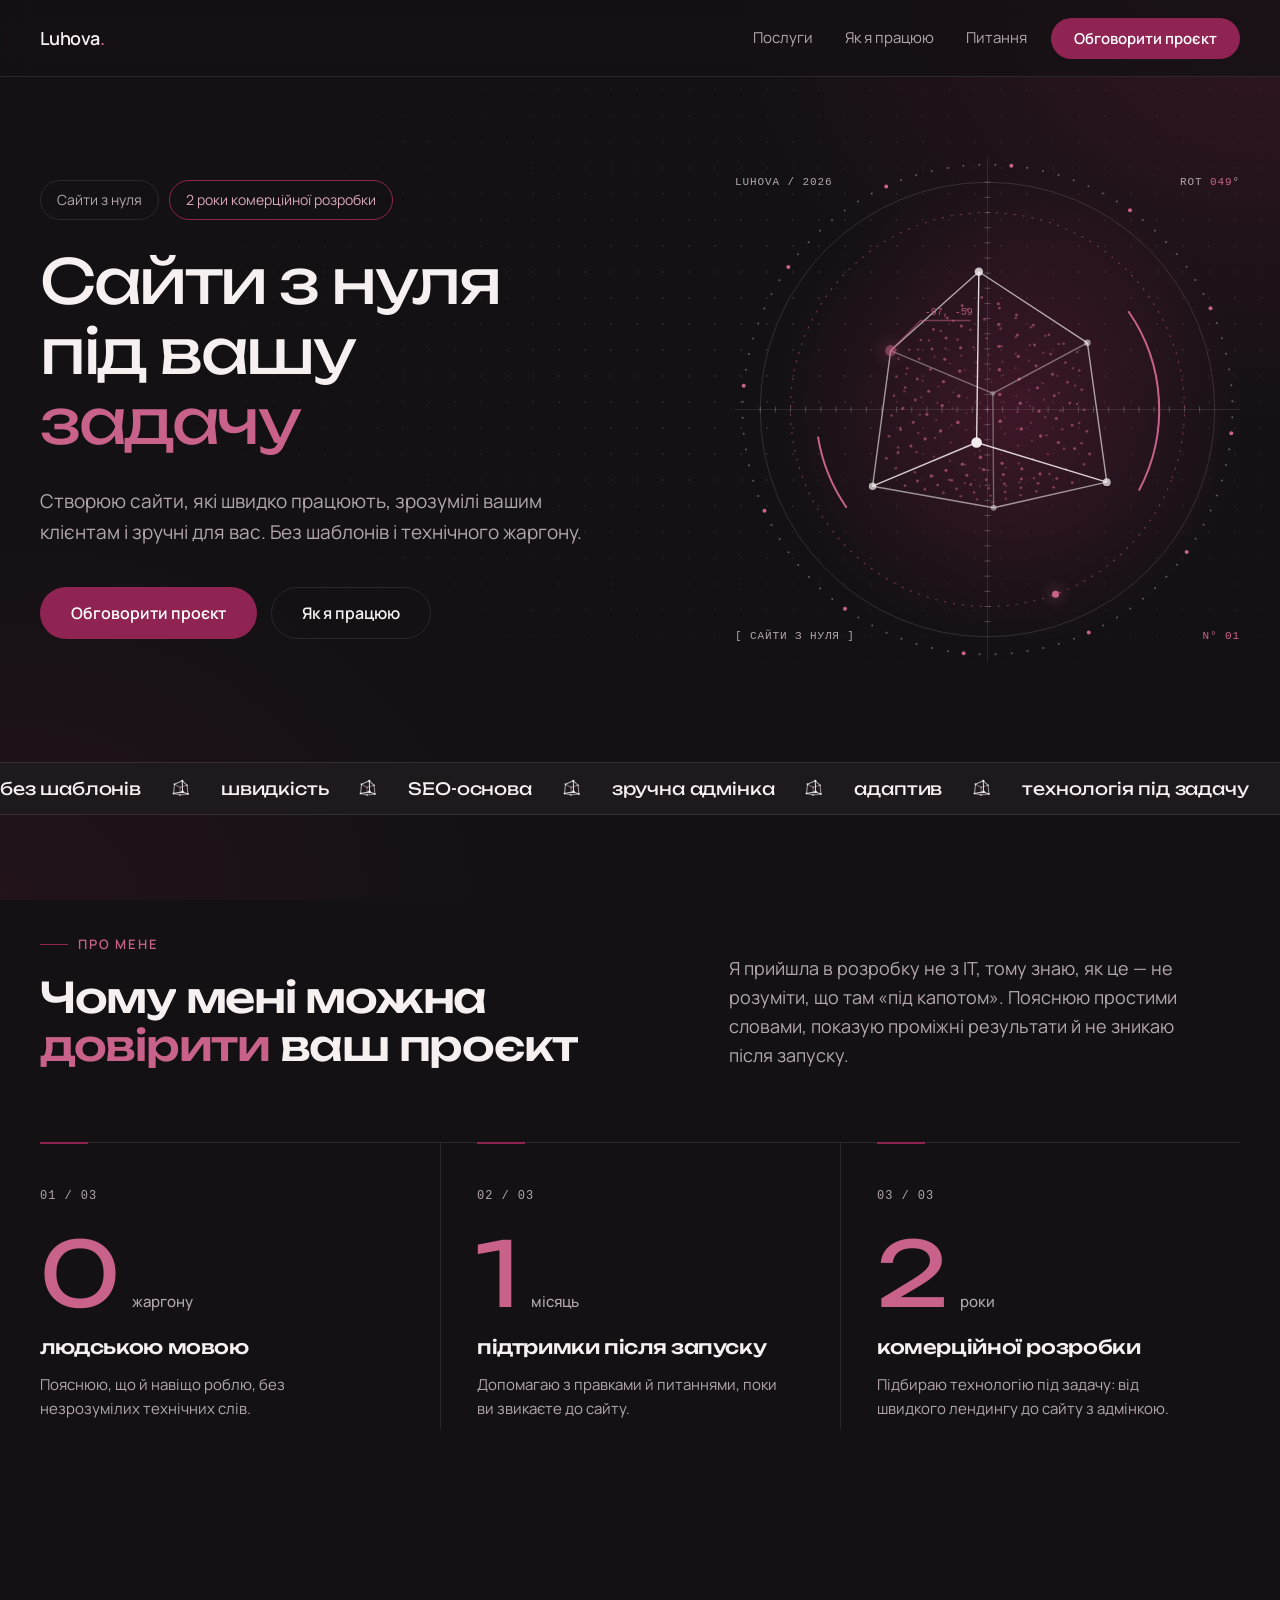
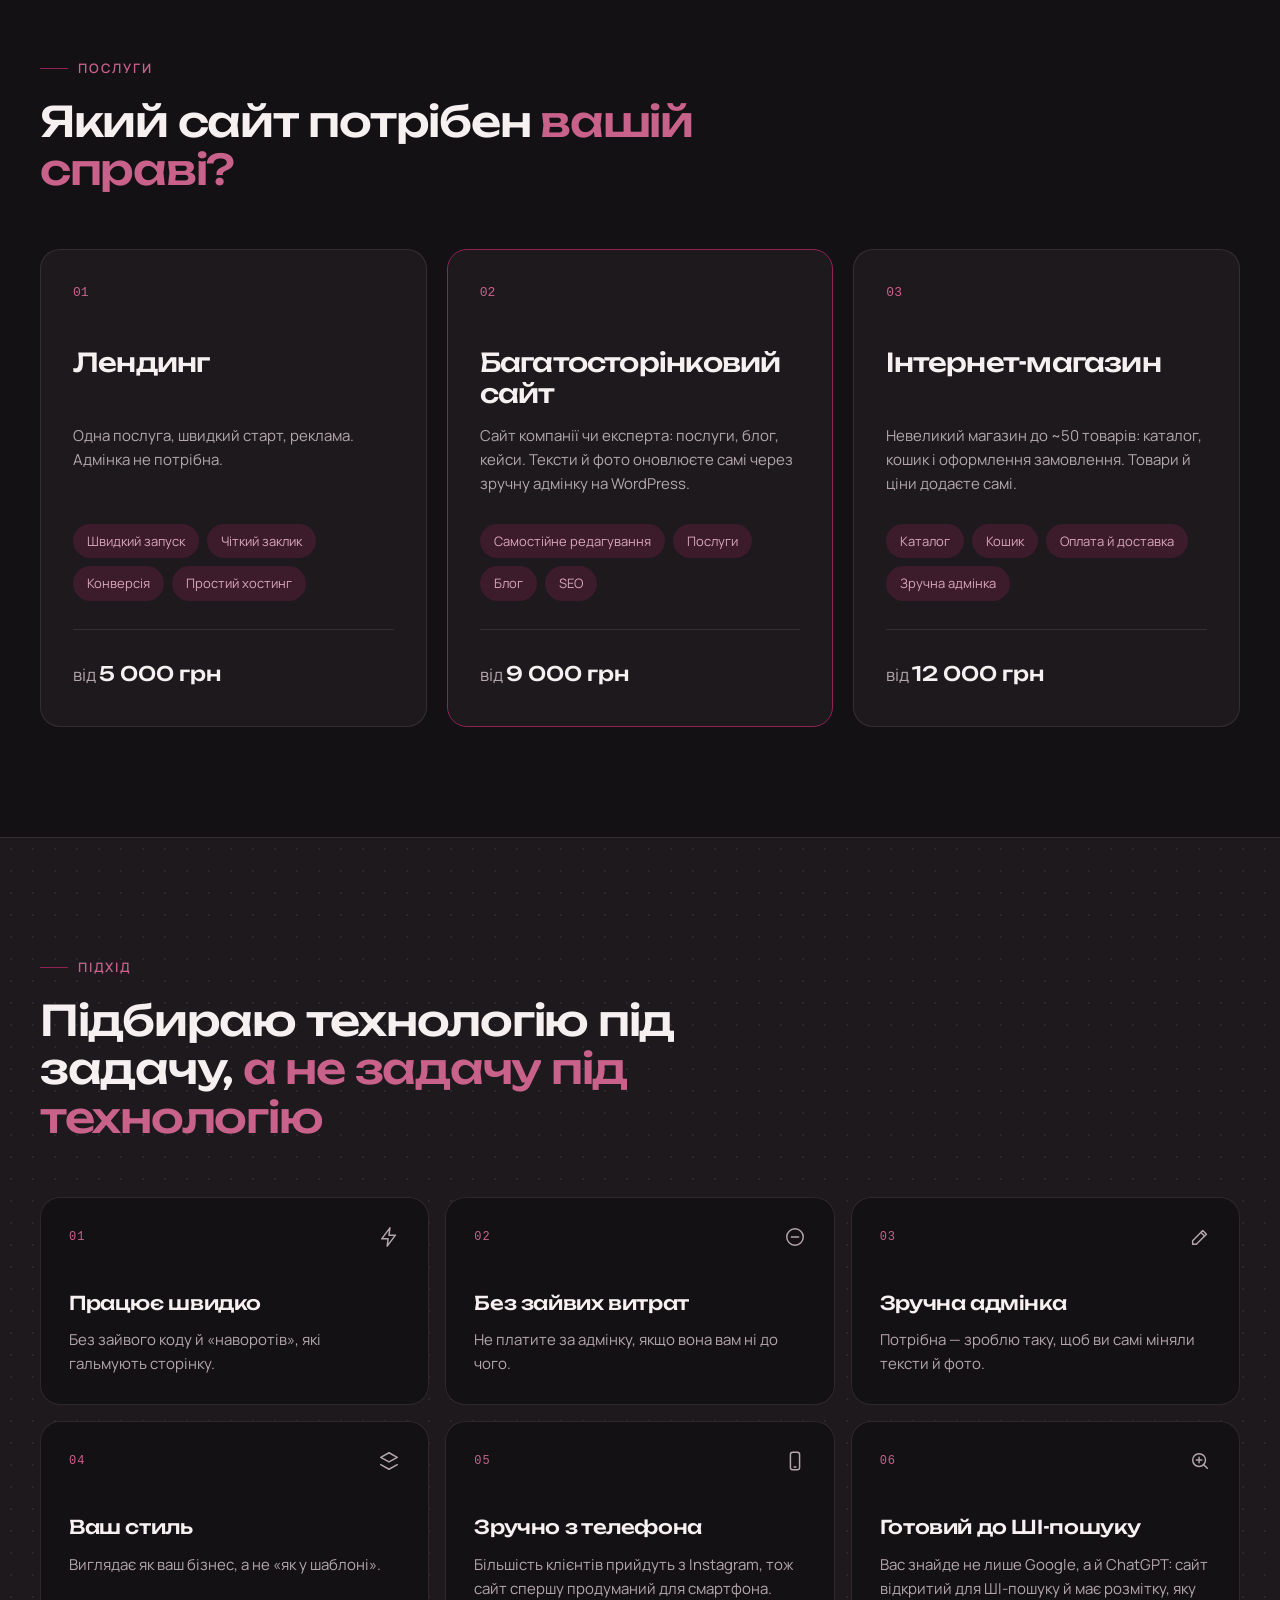
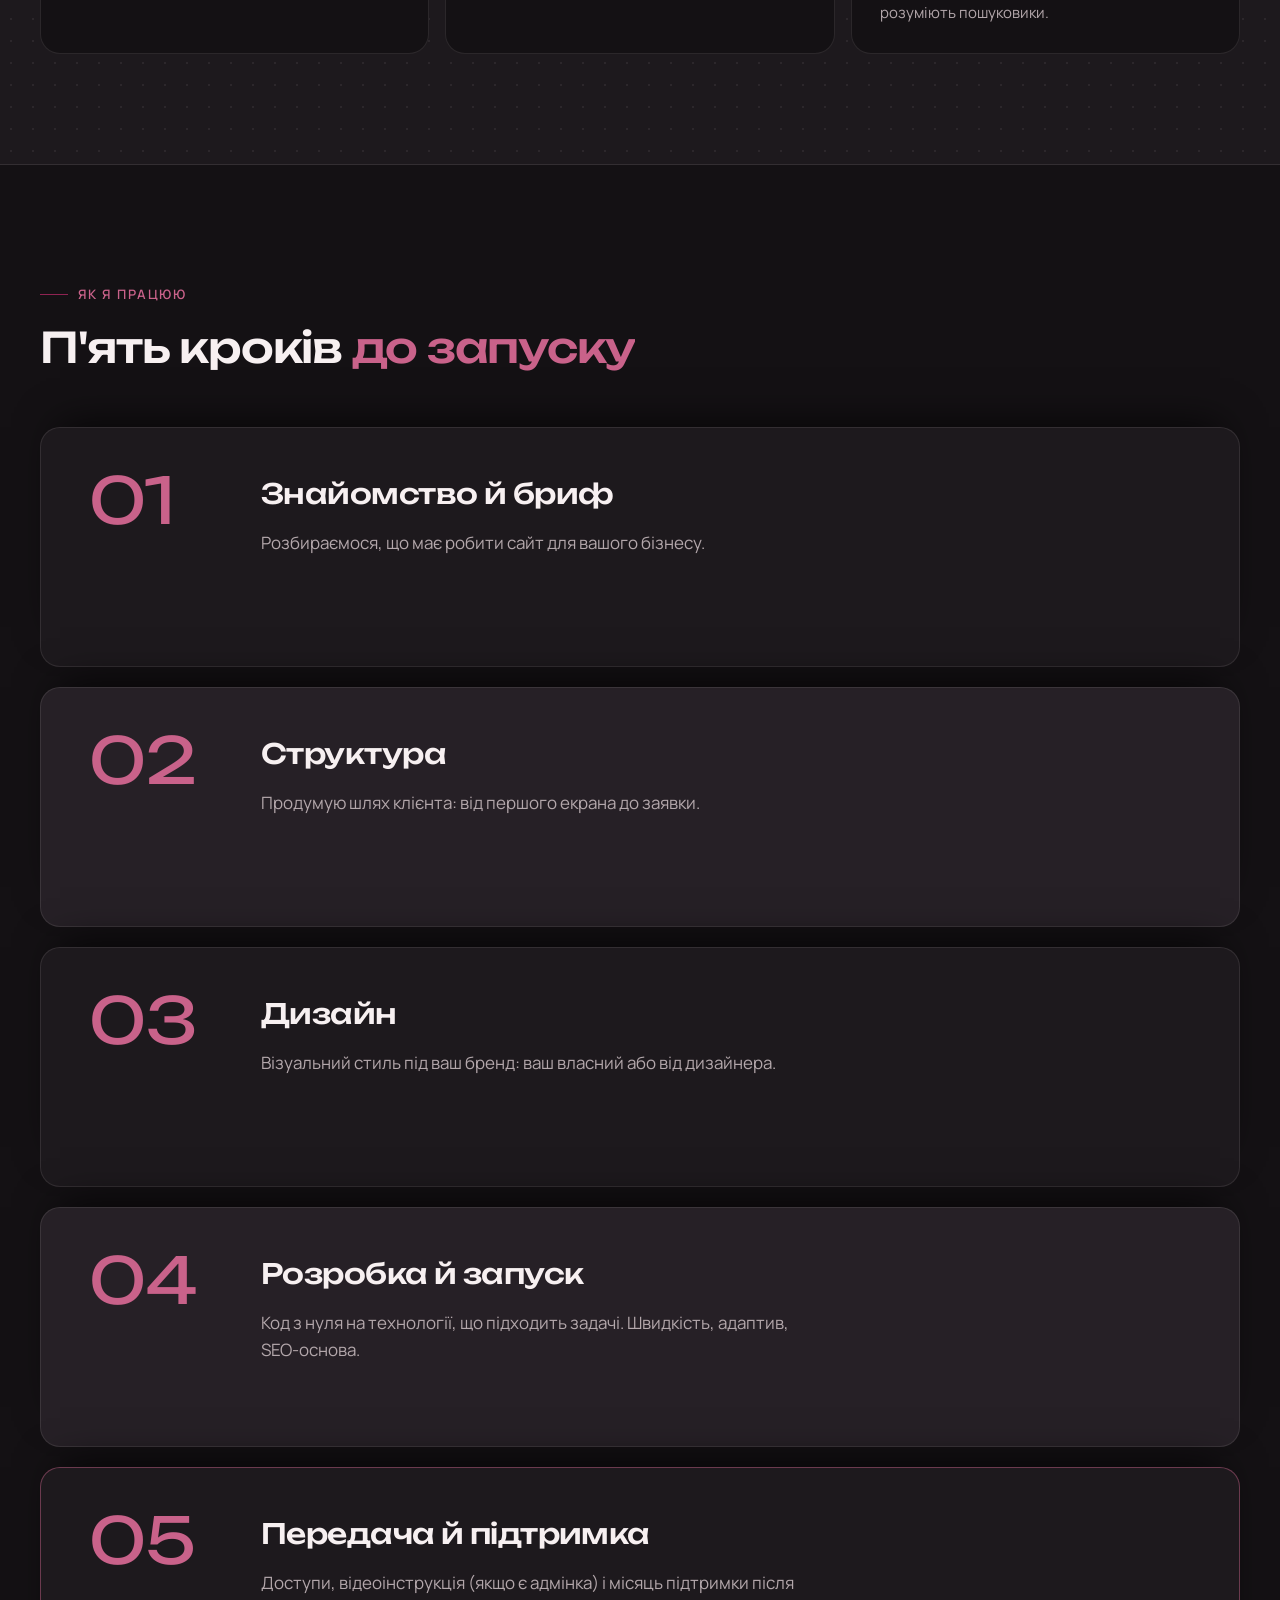
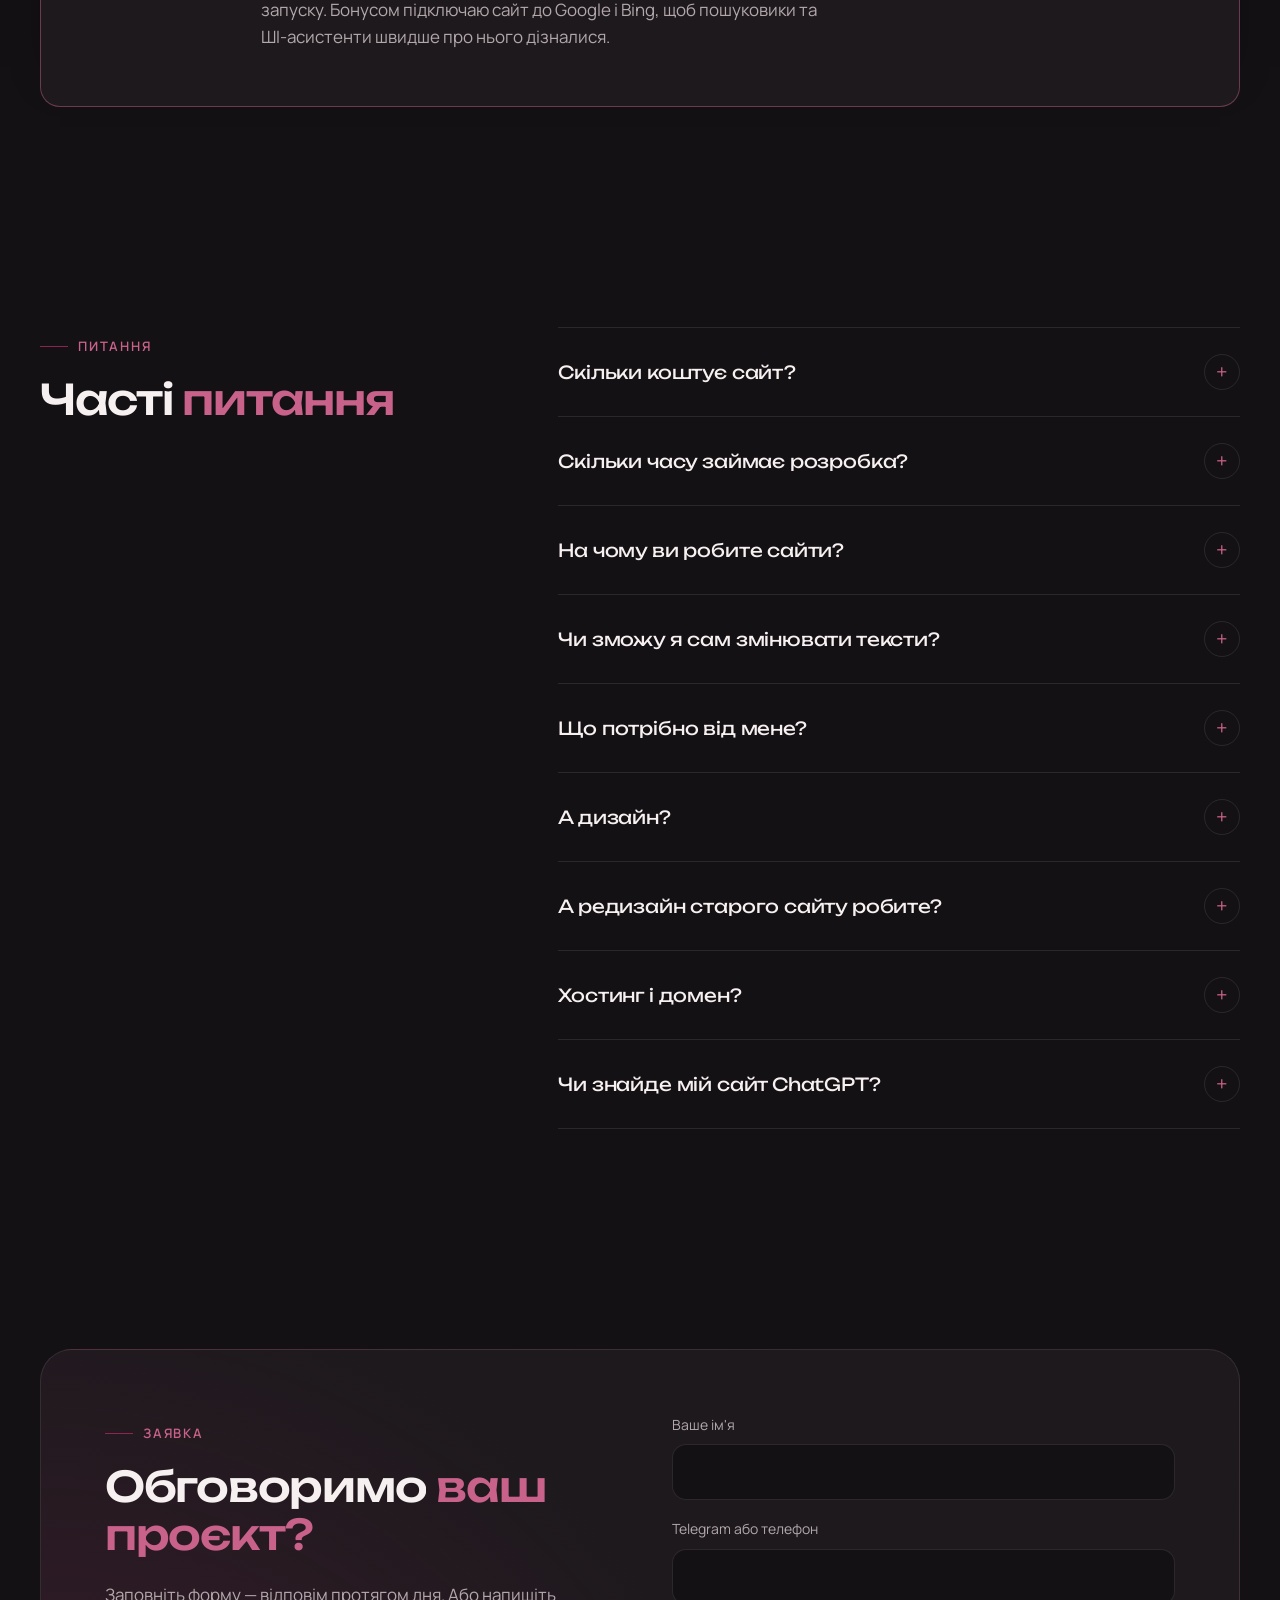
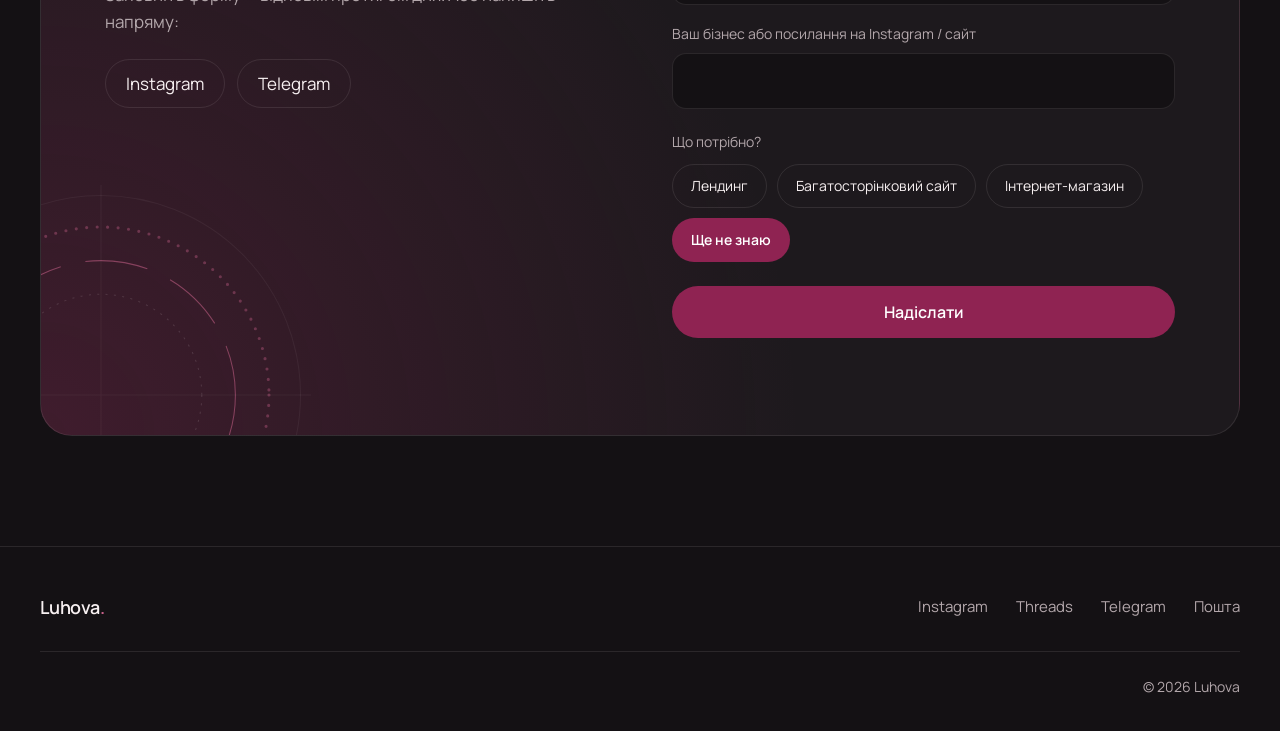
<file: index.html>
<!DOCTYPE html>
<html lang="uk">
<head>
  <meta charset="UTF-8" />
  <meta name="viewport" content="width=device-width, initial-scale=1.0" />
  <title>Luhova — сайти з нуля під вашу задачу</title>
  <meta name="description" content="Створюю сайти з нуля: лендинги, багатосторінкові сайти й інтернет-магазини. Швидкі, зрозумілі й без шаблонів." />
  <link rel="canonical" href="https://luhova.com/" />
  <meta property="og:type" content="website" />
  <meta property="og:url" content="https://luhova.com/" />
  <meta property="og:site_name" content="Luhova" />
  <meta property="og:locale" content="uk_UA" />
  <meta property="og:title" content="Luhova — сайти з нуля" />
  <meta property="og:description" content="Лендинги, багатосторінкові сайти й інтернет-магазини під вашу задачу, без шаблонів." />
  <meta property="og:image" content="https://luhova.com/assets/og.jpg" />
  <meta property="og:image:width" content="1200" />
  <meta property="og:image:height" content="630" />
  <meta property="og:image:alt" content="Luhova — сайти з нуля під вашу задачу" />
  <meta name="twitter:card" content="summary_large_image" />
  <link rel="icon" href="assets/favicon.png" type="image/png" sizes="48x48" />
  <link rel="apple-touch-icon" href="assets/apple-touch-icon.png" />
  <link rel="preconnect" href="https://fonts.googleapis.com" />
  <link rel="preconnect" href="https://fonts.gstatic.com" crossorigin />
  <link href="https://fonts.googleapis.com/css2?family=Manrope:wght@400;500;600;700&family=Unbounded:wght@400;500&display=swap" rel="stylesheet" />
  <link rel="stylesheet" href="styles.css?v=7" />
  <script type="application/ld+json">
{
  "@context": "https://schema.org",
  "@graph": [
    {
      "@type": "Person",
      "@id": "https://luhova.com/#person",
      "name": "Тетяна Лугова",
      "alternateName": "Tetiana Luhova",
      "jobTitle": "Full Stack розробниця",
      "url": "https://luhova.com/",
      "sameAs": [
        "https://instagram.com/lugovatania",
        "https://www.threads.net/@lugovatania"
      ]
    },
    {
      "@type": "ProfessionalService",
      "@id": "https://luhova.com/#business",
      "name": "Luhova",
      "url": "https://luhova.com/",
      "description": "Розробка сайтів з нуля під задачу бізнесу: лендинги, багатосторінкові сайти на WordPress, інтернет-магазини. Технологія під задачу, без шаблонів.",
      "founder": {
        "@id": "https://luhova.com/#person"
      },
      "email": "hello@luhova.com",
      "image": "https://luhova.com/assets/og.jpg",
      "logo": "https://luhova.com/assets/logo-512.png",
      "address": {
        "@type": "PostalAddress",
        "addressCountry": "UA"
      },
      "areaServed": {
        "@type": "Country",
        "name": "Україна"
      },
      "priceRange": "від 5 000 грн",
      "sameAs": [
        "https://instagram.com/lugovatania",
        "https://www.threads.net/@lugovatania"
      ],
      "hasOfferCatalog": {
        "@type": "OfferCatalog",
        "name": "Послуги",
        "itemListElement": [
          {
            "@type": "Offer",
            "itemOffered": {
              "@type": "Service",
              "name": "Лендинг",
              "description": "Односторінковий сайт для однієї послуги, швидкого старту й реклами. Без адмінки."
            },
            "priceSpecification": {
              "@type": "PriceSpecification",
              "minPrice": 5000,
              "priceCurrency": "UAH"
            }
          },
          {
            "@type": "Offer",
            "itemOffered": {
              "@type": "Service",
              "name": "Багатосторінковий сайт",
              "description": "Сайт компанії чи експерта на WordPress з власною темою: послуги, блог, кейси; контент оновлюється самостійно."
            },
            "priceSpecification": {
              "@type": "PriceSpecification",
              "minPrice": 9000,
              "priceCurrency": "UAH"
            }
          },
          {
            "@type": "Offer",
            "itemOffered": {
              "@type": "Service",
              "name": "Інтернет-магазин",
              "description": "Невеликий інтернет-магазин до ~50 товарів: каталог, кошик, оформлення замовлення, самостійне додавання товарів."
            },
            "priceSpecification": {
              "@type": "PriceSpecification",
              "minPrice": 12000,
              "priceCurrency": "UAH"
            }
          }
        ]
      }
    },
    {
      "@type": "WebSite",
      "@id": "https://luhova.com/#website",
      "url": "https://luhova.com/",
      "name": "Luhova",
      "inLanguage": "uk",
      "publisher": {
        "@id": "https://luhova.com/#business"
      }
    },
    {
      "@type": "FAQPage",
      "@id": "https://luhova.com/#faq",
      "mainEntity": [
        {
          "@type": "Question",
          "name": "Скільки коштує сайт?",
          "acceptedAnswer": {
            "@type": "Answer",
            "text": "Залежить від кількості сторінок, функцій і того, чи потрібна адмінка. Лендинг — від 5 000 грн, багатосторінковий сайт — від 9 000 грн, інтернет-магазин — від 12 000 грн (до ~50 товарів, більший — після брифу). Точну ціну називаю після короткого брифу."
          }
        },
        {
          "@type": "Question",
          "name": "Скільки часу займає розробка?",
          "acceptedAnswer": {
            "@type": "Answer",
            "text": "Лендинг — приблизно 2–3 тижні, багатосторінковий сайт — 4–6 тижнів. Терміни для інтернет-магазину називаю після брифу: вони залежать від кількості товарів, оплати й доставки."
          }
        },
        {
          "@type": "Question",
          "name": "На чому ви робите сайти?",
          "acceptedAnswer": {
            "@type": "Answer",
            "text": "Залежить від задачі. Простий лендинг — без CMS: швидкий і недорогий. Якщо треба самим оновлювати контент — WordPress з власною темою."
          }
        },
        {
          "@type": "Question",
          "name": "Чи зможу я сам змінювати тексти?",
          "acceptedAnswer": {
            "@type": "Answer",
            "text": "Якщо це важливо, зроблю сайт з адмінкою й запишу відеоінструкцію. Для лендингу дрібні правки можу вносити я."
          }
        },
        {
          "@type": "Question",
          "name": "Що потрібно від мене?",
          "acceptedAnswer": {
            "@type": "Answer",
            "text": "Тексти, фото й доступи. Якщо з текстами складно — допоможу."
          }
        },
        {
          "@type": "Question",
          "name": "А дизайн?",
          "acceptedAnswer": {
            "@type": "Answer",
            "text": "Працюю з вашим дизайном або підберу стиль під ваш бренд."
          }
        },
        {
          "@type": "Question",
          "name": "А редизайн старого сайту робите?",
          "acceptedAnswer": {
            "@type": "Answer",
            "text": "Новий вигляд сайту — це насамперед робота дизайнера. Якщо у вас уже є новий дизайн (ваш власний або від дизайнера), я перенесу сайт на нього: зроблю з нуля, швидким, перенесу контент і збережу позиції в Google. Ціну назву, коли подивлюся старий сайт і новий дизайн."
          }
        },
        {
          "@type": "Question",
          "name": "Хостинг і домен?",
          "acceptedAnswer": {
            "@type": "Answer",
            "text": "Допоможу обрати й налаштувати."
          }
        },
        {
          "@type": "Question",
          "name": "Чи знайде мій сайт ChatGPT?",
          "acceptedAnswer": {
            "@type": "Answer",
            "text": "Дедалі більше людей шукають через ШІ. Я технічно готую сайт до пошуку в Google, Bing і ШІ: відкриваю його для пошукових ботів, додаю розмітку й структуру, яку ШІ легко прочитати. А бонусом під час запуску підключаю сайт до Google і Bing (на Bing спирається пошук ChatGPT). Гарантувати місце у відповіді ШІ не може ніхто, а просуванням займається SEO-фахівець, але з таким сайтом йому буде легко працювати."
          }
        }
      ]
    }
  ]
}
  </script>
</head>
<body>

  <!-- 0. Шапка -->
  <header class="header" id="top">
    <div class="container header__inner">
      <a href="#top" class="brand" aria-label="Luhova — на початок">
        <span class="brand__name">Luhova<b>.</b></span>
      </a>
      <nav class="nav" id="nav">
        <a href="#services">Послуги</a>
        <!-- <a href="#works">Роботи</a> — приховано, поки немає робіт -->
        <a href="#process">Як я працюю</a>
        <a href="#faq">Питання</a>
        <a href="#contact" class="btn btn--accent nav__cta">Обговорити проєкт</a>
      </nav>
      <a href="#contact" class="btn btn--accent header__cta">Обговорити проєкт</a>
      <button class="burger" aria-label="Меню" aria-expanded="false" aria-controls="nav">
        <span></span><span></span>
      </button>
    </div>
  </header>

  <main>
    <!-- 1. Hero -->
    <section class="hero">
      <div class="hero__grid" aria-hidden="true"></div>
      <div class="container hero__inner">
        <div class="hero__text intro">
          <ul class="pills">
            <li class="pill">Сайти з нуля</li>
            <li class="pill pill--accent">2 роки комерційної розробки</li>
          </ul>
          <h1 class="hero__title">
            <span class="line"><span>Сайти з нуля</span></span>
            <span class="line"><span>під вашу</span></span>
            <span class="line"><span><em>задачу</em></span></span>
          </h1>
          <p class="hero__lead">
            Створюю сайти, які швидко працюють, зрозумілі вашим клієнтам
            і зручні для вас. Без шаблонів і технічного жаргону.
          </p>
          <div class="hero__actions">
            <a href="#contact" class="btn btn--accent btn--lg">Обговорити проєкт</a>
            <a href="#process" class="btn btn--ghost btn--lg">Як я працюю</a>
          </div>
        </div>
        <div class="hero__visual intro">
          <div class="orb" aria-hidden="true">
            <canvas class="orb__canvas"></canvas>
            <span class="orb__label orb__label--tl">LUHOVA / 2026</span>
            <span class="orb__label orb__label--tr">rot <b data-rot>000</b>°</span>
            <span class="orb__label orb__label--bl">[ сайти з нуля ]</span>
            <span class="orb__label orb__label--br">N° 01</span>
          </div>
        </div>
      </div>
    </section>

    <!-- 2. Бігучий рядок -->
    <div class="marquee" aria-hidden="true">
      <div class="marquee__track">
        <span>без шаблонів</span><i><svg class="marquee__cube" viewBox="-16 -16 32 32" data-cube aria-hidden="true"></svg></i><span>швидкість</span><i><svg class="marquee__cube" viewBox="-16 -16 32 32" data-cube aria-hidden="true"></svg></i><span>SEO-основа</span><i><svg class="marquee__cube" viewBox="-16 -16 32 32" data-cube aria-hidden="true"></svg></i><span>зручна адмінка</span><i><svg class="marquee__cube" viewBox="-16 -16 32 32" data-cube aria-hidden="true"></svg></i><span>адаптив</span><i><svg class="marquee__cube" viewBox="-16 -16 32 32" data-cube aria-hidden="true"></svg></i><span>технологія під задачу</span><i><svg class="marquee__cube" viewBox="-16 -16 32 32" data-cube aria-hidden="true"></svg></i><span>готовий до пошуку через ШІ</span><i><svg class="marquee__cube" viewBox="-16 -16 32 32" data-cube aria-hidden="true"></svg></i>
        <span>без шаблонів</span><i><svg class="marquee__cube" viewBox="-16 -16 32 32" data-cube aria-hidden="true"></svg></i><span>швидкість</span><i><svg class="marquee__cube" viewBox="-16 -16 32 32" data-cube aria-hidden="true"></svg></i><span>SEO-основа</span><i><svg class="marquee__cube" viewBox="-16 -16 32 32" data-cube aria-hidden="true"></svg></i><span>зручна адмінка</span><i><svg class="marquee__cube" viewBox="-16 -16 32 32" data-cube aria-hidden="true"></svg></i><span>адаптив</span><i><svg class="marquee__cube" viewBox="-16 -16 32 32" data-cube aria-hidden="true"></svg></i><span>технологія під задачу</span><i><svg class="marquee__cube" viewBox="-16 -16 32 32" data-cube aria-hidden="true"></svg></i><span>готовий до пошуку через ШІ</span><i><svg class="marquee__cube" viewBox="-16 -16 32 32" data-cube aria-hidden="true"></svg></i>
      </div>
    </div>

    <!-- 3. Про мене -->
    <section class="section about" id="about">
      <div class="container">
        <div class="about__head">
          <div>
            <p class="eyebrow">Про мене</p>
            <h2 class="h2">Чому мені можна <em>довірити</em> ваш проєкт</h2>
          </div>
          <p class="about__lead">Я прийшла в розробку не з IT, тому знаю, як це — не розуміти, що там «під капотом». Пояснюю простими словами, показую проміжні результати й не зникаю після запуску.</p>
        </div>
        <ul class="stats">
          <li class="stat">
            <span class="stat__idx">01 / 03</span>
            <p class="stat__num">0<small>жаргону</small></p>
            <h3>людською мовою</h3>
            <p>Пояснюю, що й навіщо роблю, без незрозумілих технічних слів.</p>
          </li>
          <li class="stat">
            <span class="stat__idx">02 / 03</span>
            <p class="stat__num">1<small>місяць</small></p>
            <h3>підтримки після запуску</h3>
            <p>Допомагаю з правками й питаннями, поки ви звикаєте до сайту.</p>
          </li>
          <li class="stat">
            <span class="stat__idx">03 / 03</span>
            <p class="stat__num">2<small>роки</small></p>
            <h3>комерційної розробки</h3>
            <p>Підбираю технологію під задачу: від швидкого лендингу до сайту з адмінкою.</p>
          </li>
        </ul>
      </div>
    </section>

    <!-- 4. Послуги -->
    <section class="section services" id="services">
      <div class="container">
        <div class="section__head">
          <p class="eyebrow">Послуги</p>
          <h2 class="h2">Який сайт потрібен <em>вашій справі?</em></h2>
        </div>
        <div class="cards">
          <article class="card">
            <span class="card__index">01</span>
            <h3 class="card__title">Лендинг</h3>
            <p class="card__text">Одна послуга, швидкий старт, реклама. Адмінка не потрібна.</p>
            <ul class="tags">
              <li>Швидкий запуск</li><li>Чіткий заклик</li><li>Конверсія</li><li>Простий хостинг</li>
            </ul>
            <p class="card__price">від <b>5 000 грн</b></p>
          </article>
          <article class="card card--featured">
            <span class="card__index">02</span>
            <h3 class="card__title">Багатосторінковий сайт</h3>
            <p class="card__text">Сайт компанії чи експерта: послуги, блог, кейси. Тексти й фото оновлюєте самі через зручну адмінку на WordPress.</p>
            <ul class="tags">
              <li>Самостійне редагування</li><li>Послуги</li><li>Блог</li><li>SEO</li>
            </ul>
            <p class="card__price">від <b>9 000 грн</b></p>
          </article>
          <article class="card">
            <span class="card__index">03</span>
            <h3 class="card__title">Інтернет-магазин</h3>
            <p class="card__text">Невеликий магазин до ~50 товарів: каталог, кошик і оформлення замовлення. Товари й ціни додаєте самі.</p>
            <ul class="tags">
              <li>Каталог</li><li>Кошик</li><li>Оплата й доставка</li><li>Зручна адмінка</li>
            </ul>
            <p class="card__price">від <b>12 000 грн</b></p>
          </article>
        </div>
      </div>
    </section>

    <!-- 5. Чому з нуля -->
    <section class="section why">
      <div class="container">
        <div class="section__head">
          <p class="eyebrow">Підхід</p>
          <h2 class="h2">Підбираю технологію під задачу, <em>а не задачу під технологію</em></h2>
        </div>
        <div class="why__grid">
          <div class="why__item">
            <div class="why__top"><span class="why__idx">01</span><svg viewBox="0 0 24 24" aria-hidden="true"><path pathLength="1" d="M13 2 4 14h7l-1 8 9-12h-7l1-8Z"/></svg></div>
            <h3>Працює швидко</h3>
            <p>Без зайвого коду й «наворотів», які гальмують сторінку.</p>
          </div>
          <div class="why__item">
            <div class="why__top"><span class="why__idx">02</span><svg viewBox="0 0 24 24" aria-hidden="true"><circle pathLength="1" cx="12" cy="12" r="9"/><path pathLength="1" d="M8 12h8"/></svg></div>
            <h3>Без зайвих витрат</h3>
            <p>Не платите за адмінку, якщо вона вам ні до чого.</p>
          </div>
          <div class="why__item">
            <div class="why__top"><span class="why__idx">03</span><svg viewBox="0 0 24 24" aria-hidden="true"><path pathLength="1" d="M4 20h4L19 9l-4-4L4 16v4Z"/><path pathLength="1" d="m13 7 4 4"/></svg></div>
            <h3>Зручна адмінка</h3>
            <p>Потрібна — зроблю таку, щоб ви самі міняли тексти й фото.</p>
          </div>
          <div class="why__item">
            <div class="why__top"><span class="why__idx">04</span><svg viewBox="0 0 24 24" aria-hidden="true"><path pathLength="1" d="M12 3 3 8l9 5 9-5-9-5Z"/><path pathLength="1" d="m3 16 9 5 9-5"/></svg></div>
            <h3>Ваш стиль</h3>
            <p>Виглядає як ваш бізнес, а не «як у шаблоні».</p>
          </div>
          <div class="why__item">
            <div class="why__top"><span class="why__idx">05</span><svg viewBox="0 0 24 24" aria-hidden="true"><rect pathLength="1" x="7" y="2.5" width="10" height="19" rx="2.5"/><path pathLength="1" d="M11 18.5h2"/></svg></div>
            <h3>Зручно з телефона</h3>
            <p>Більшість клієнтів прийдуть з Instagram, тож сайт спершу продуманий для смартфона.</p>
          </div>
          <div class="why__item">
            <div class="why__top"><span class="why__idx">06</span><svg viewBox="0 0 24 24" aria-hidden="true"><circle pathLength="1" cx="11" cy="11" r="7"/><path pathLength="1" d="m20 20-4-4"/><path pathLength="1" d="M11 8v6M8 11h6"/></svg></div>
            <h3>Готовий до ШІ-пошуку</h3>
            <p>Вас знайде не лише Google, а й ChatGPT: сайт відкритий для ШІ-пошуку й має розмітку, яку розуміють пошуковики.</p>
          </div>
        </div>
        </div>
      </div>
    </section>

    <!-- 6. Роботи — приховано (атрибут hidden), прибрати hidden, коли будуть роботи -->
    <section class="section works" id="works" hidden>
      <div class="container">
        <div class="section__head section__head--row">
          <div>
            <p class="eyebrow">Роботи</p>
            <h2 class="h2">Що вже <em>зроблено</em></h2>
          </div>
          <p class="section__note">Портфоліо поповнюється. Показую лише те, що можна показувати.</p>
        </div>
        <div class="works__grid">
          <article class="work">
            <div class="work__img"><span class="placeholder">Скріншот</span></div>
            <div class="work__body">
              <h3>Цей сайт</h3>
              <p>Створено з нуля на HTML/CSS/JS. PageSpeed 90+ на мобільних.</p>
              <ul class="tags tags--sm"><li>Лендинг</li><li>Швидкість</li></ul>
            </div>
          </article>
          <article class="work">
            <div class="work__img"><span class="placeholder">Скріншот</span><span class="work__badge">Концепт</span></div>
            <div class="work__body">
              <h3>Землевпорядне бюро</h3>
              <p>Як міг би виглядати сайт бюро: послуги, ціни й заявка на консультацію.</p>
              <ul class="tags tags--sm"><li>WordPress</li><li>Редизайн</li></ul>
            </div>
          </article>
        </div>
      </div>
    </section>

    <!-- 7. Як я працюю -->
    <section class="section process" id="process">
      <div class="container">
        <div class="section__head">
          <p class="eyebrow">Як я працюю</p>
          <h2 class="h2">П'ять кроків <em>до запуску</em></h2>
        </div>
        <ol class="steps">
          <li class="step">
            <span class="step__num">01</span>
            <div>
              <h3>Знайомство й бриф</h3>
              <p>Розбираємося, що має робити сайт для вашого бізнесу.</p>
            </div>
          </li>
          <li class="step">
            <span class="step__num">02</span>
            <div>
              <h3>Структура</h3>
              <p>Продумую шлях клієнта: від першого екрана до заявки.</p>
            </div>
          </li>
          <li class="step">
            <span class="step__num">03</span>
            <div>
              <h3>Дизайн</h3>
              <p>Візуальний стиль під ваш бренд: ваш власний або від дизайнера.</p>
            </div>
          </li>
          <li class="step">
            <span class="step__num">04</span>
            <div>
              <h3>Розробка й запуск</h3>
              <p>Код з нуля на технології, що підходить задачі. Швидкість, адаптив, SEO-основа.</p>
            </div>
          </li>
          <li class="step">
            <span class="step__num">05</span>
            <div>
              <h3>Передача й підтримка</h3>
              <p>Доступи, відеоінструкція (якщо є адмінка) і місяць підтримки після запуску. Бонусом підключаю сайт до Google і Bing, щоб пошуковики та ШІ-асистенти швидше про нього дізналися.</p>
            </div>
          </li>
        </ol>
      </div>
    </section>

    <!-- 8. Відгуки — додати, коли буде хоча б 2 -->

    <!-- 9. FAQ -->
    <section class="section faq" id="faq">
      <div class="container faq__inner">
        <div class="section__head">
          <p class="eyebrow">Питання</p>
          <h2 class="h2">Часті <em>питання</em></h2>
        </div>
        <div class="faq__list">
          <details>
            <summary>Скільки коштує сайт?</summary>
            <p>Залежить від кількості сторінок, функцій і того, чи потрібна адмінка. Лендинг — від 5 000 грн, багатосторінковий сайт — від 9 000 грн, інтернет-магазин — від 12 000 грн (до ~50 товарів, більший — після брифу). Точну ціну називаю після короткого брифу.</p>
          </details>
          <details>
            <summary>Скільки часу займає розробка?</summary>
            <p>Лендинг — приблизно 2–3 тижні, багатосторінковий сайт — 4–6 тижнів. Терміни для інтернет-магазину називаю після брифу: вони залежать від кількості товарів, оплати й доставки.</p>
          </details>
          <details>
            <summary>На чому ви робите сайти?</summary>
            <p>Залежить від задачі. Простий лендинг — без CMS: швидкий і недорогий. Якщо треба самим оновлювати контент — WordPress з власною темою.</p>
          </details>
          <details>
            <summary>Чи зможу я сам змінювати тексти?</summary>
            <p>Якщо це важливо, зроблю сайт з адмінкою й запишу відеоінструкцію. Для лендингу дрібні правки можу вносити я.</p>
          </details>
          <details>
            <summary>Що потрібно від мене?</summary>
            <p>Тексти, фото й доступи. Якщо з текстами складно — допоможу.</p>
          </details>
          <details>
            <summary>А дизайн?</summary>
            <p>Працюю з вашим дизайном або підберу стиль під ваш бренд.</p>
          </details>
          <details>
            <summary>А редизайн старого сайту робите?</summary>
            <p>Новий вигляд сайту — це насамперед робота дизайнера. Якщо у вас уже є новий дизайн (ваш власний або від дизайнера), я перенесу сайт на нього: зроблю з нуля, швидким, перенесу контент і збережу позиції в Google. Ціну назву, коли подивлюся старий сайт і новий дизайн.</p>
          </details>
          <details>
            <summary>Хостинг і домен?</summary>
            <p>Допоможу обрати й налаштувати.</p>
          </details>
          <details>
            <summary>Чи знайде мій сайт ChatGPT?</summary>
            <p>Дедалі більше людей шукають через ШІ. Я технічно готую сайт до пошуку в Google, Bing і ШІ: відкриваю його для пошукових ботів, додаю розмітку й структуру, яку ШІ легко прочитати. А бонусом під час запуску підключаю сайт до Google і Bing (на Bing спирається пошук ChatGPT). Гарантувати місце у відповіді ШІ не може ніхто, а просуванням займається SEO-фахівець, але з таким сайтом йому буде легко працювати.</p>
          </details>
        </div>
      </div>
    </section>

    <!-- 10. Форма -->
    <section class="section contact" id="contact">
      <div class="container contact__inner">
        <svg class="deco-rings" viewBox="-200 -200 400 400" aria-hidden="true">
          <circle r="190" class="r1"/><circle r="160" class="r2"/><circle r="128" class="r3"/><circle r="96" class="r4"/>
          <path d="M-200 0H200M0-200V200" class="r1"/>
        </svg>
        <div class="contact__intro">
          <p class="eyebrow">Заявка</p>
          <h2 class="h2">Обговоримо <em>ваш проєкт?</em></h2>
          <p>Заповніть форму — відповім протягом дня. Або напишіть напряму:</p>
          <div class="contact__links">
            <a href="https://instagram.com/lugovatania" target="_blank" rel="noopener">Instagram</a>
            <a href="#" target="_blank" rel="noopener">Telegram</a>
          </div>
        </div>
        <form class="form" id="form" novalidate>
          <label class="field">
            <span>Ваше ім'я</span>
            <input type="text" name="name" required autocomplete="name" />
          </label>
          <label class="field">
            <span>Telegram або телефон</span>
            <input type="text" name="contact" required autocomplete="tel" />
          </label>
          <label class="field">
            <span>Ваш бізнес або посилання на Instagram / сайт</span>
            <input type="text" name="business" />
          </label>
          <fieldset class="choice">
            <legend>Що потрібно?</legend>
            <label><input type="radio" name="type" value="Лендинг" /><span>Лендинг</span></label>
            <label><input type="radio" name="type" value="Багатосторінковий сайт" /><span>Багатосторінковий сайт</span></label>
            <label><input type="radio" name="type" value="Інтернет-магазин" /><span>Інтернет-магазин</span></label>
            <label><input type="radio" name="type" value="Ще не знаю" checked /><span>Ще не знаю</span></label>
          </fieldset>
          <!-- Антиспам-пастка -->
          <input type="text" name="website" class="hp" tabindex="-1" autocomplete="off" aria-hidden="true" />
          <button type="submit" class="btn btn--accent btn--lg btn--block">Надіслати</button>
          <!-- Політика приховано до запуску: <p class="form__note">Натискаючи «Надіслати», ви погоджуєтеся з <a href="privacy.html">політикою конфіденційності</a>.</p> -->
          <p class="form__status" role="status"></p>
        </form>
      </div>
    </section>
  </main>

  <!-- 11. Футер -->
  <footer class="footer">
    <div class="container footer__inner">
      <a href="#top" class="brand">
        <span class="brand__name">Luhova<b>.</b></span>
      </a>
      <nav class="footer__links">
        <a href="https://instagram.com/lugovatania" target="_blank" rel="noopener">Instagram</a>
        <a href="https://www.threads.net/@lugovatania" target="_blank" rel="noopener">Threads</a>
        <a href="#" target="_blank" rel="noopener">Telegram</a>
        <a href="mailto:hello@luhova.com">Пошта</a>
      </nav>
      <div class="footer__bottom">
        <!-- <a href="privacy.html">Політика конфіденційності</a> — приховано до запуску -->
        <span></span>
        <span>© 2026 Luhova</span>
      </div>
    </div>
  </footer>

  <script src="script.js?v=7"></script>
</body>
</html>
</file>
<file: styles.css>
/* ========== Токени: теплий графіт + винний оксамит ========== */
:root {
  --bg: #141114;           /* теплий графіт */
  --surface: #1d191d;      /* картки */
  --surface-2: #262026;
  --line: rgba(240, 228, 232, 0.1);
  --text: #f7f0f1;
  --muted: #b3a7ab;
  --accent: #8f2352;       /* винний оксамит: кнопки, рамки, заливки */
  --accent-text: #c9628a;  /* світліший оксамит: акцентний текст на темному */
  --accent-soft: #d9a7bb;  /* пудровий: теги, дрібні деталі */
  --accent-ink: #ffffff;   /* текст на оксамитовій кнопці */
  --violet: #8f2352;       /* світіння фону */

  --display: "Unbounded", "Manrope", system-ui, sans-serif;  /* заголовки й цифри */
  --sans: "Manrope", system-ui, -apple-system, sans-serif;

  --radius: 20px;
  --container: 1200px;
}

/* ========== База ========== */
*, *::before, *::after { box-sizing: border-box; }
html { scroll-behavior: smooth; scroll-padding-top: 90px; }
body {
  margin: 0;
  background:
    radial-gradient(900px 700px at 100% 0%, rgba(143, 35, 82, .24), transparent 60%),
    radial-gradient(800px 600px at 0% 100%, rgba(143, 35, 82, .12), transparent 60%),
    var(--bg);
  background-attachment: fixed;
  color: var(--text);
  font-family: var(--sans);
  font-size: 17px;
  line-height: 1.6;
  -webkit-font-smoothing: antialiased;
}
img { max-width: 100%; display: block; }
a { color: inherit; }
h1, h2, h3 { margin: 0; font-weight: 500; }
p { margin: 0; }
ul, ol { margin: 0; padding: 0; list-style: none; }

.container { width: min(var(--container), 100% - 32px); margin-inline: auto; }
@media (min-width: 768px) { .container { width: min(var(--container), 100% - 64px); } }

em { font-style: normal; color: var(--accent-text); }

/* ========== Кнопки ========== */
.btn {
  display: inline-flex; align-items: center; justify-content: center;
  padding: 12px 22px; border-radius: 999px;
  font: 600 15px/1 var(--sans); text-decoration: none; cursor: pointer;
  border: 1px solid transparent;
  transition: transform .2s ease, box-shadow .2s ease, background .2s ease, color .2s ease;
}
.btn--accent { background: var(--accent); color: var(--accent-ink); }
.btn--accent:hover { transform: translateY(-2px); box-shadow: 0 10px 30px -8px rgba(143, 35, 82, .6); }
.btn--ghost { border-color: var(--line); color: var(--text); }
.btn--ghost:hover { border-color: var(--accent); color: var(--accent-soft); }
.btn--lg { padding: 17px 30px; font-size: 16px; }
.btn--block { width: 100%; }

/* ========== Шапка ========== */
.header {
  position: sticky; top: 0; z-index: 50;
  background: rgba(20, 17, 20, .8);
  backdrop-filter: blur(14px); -webkit-backdrop-filter: blur(14px);
  border-bottom: 1px solid var(--line);
}
.header__inner { display: flex; align-items: center; gap: 24px; height: 76px; }
.brand { display: flex; align-items: center; gap: 12px; text-decoration: none; }
/* маленькі куби, що обертаються (бігучий рядок) */
[data-cube] .edge { fill: none; stroke: var(--text); stroke-width: 1.4; stroke-linejoin: round; stroke-linecap: round; }
[data-cube] .pt { fill: var(--text); }
[data-cube] .pt--accent { fill: var(--accent-text); }
.brand__name { font: 600 18px/1 var(--sans); letter-spacing: -.01em; }
.brand__name b { color: var(--accent-text); font-weight: 600; }

.nav { display: flex; gap: 32px; margin-left: auto; }
.nav a:not(.btn) { text-decoration: none; color: var(--muted); font-size: 15px; transition: color .2s; }
.nav a:not(.btn):hover { color: var(--accent-soft); }
.nav__cta { display: none; }

.burger { display: none; }

@media (max-width: 900px) {
  .header__cta { display: none; }
  .burger {
    display: grid; place-content: center; gap: 6px;
    width: 44px; height: 44px; margin-left: auto;
    background: none; border: 1px solid var(--line); border-radius: 50%; cursor: pointer;
  }
  .burger span { width: 18px; height: 1.5px; background: var(--text); transition: transform .25s; }
  .burger[aria-expanded="true"] span:first-child { transform: translateY(3.75px) rotate(45deg); }
  .burger[aria-expanded="true"] span:last-child { transform: translateY(-3.75px) rotate(-45deg); }

  .nav {
    position: fixed; inset: 76px 0 auto 0;
    flex-direction: column; gap: 0; padding: 8px 16px 24px;
    background: var(--bg); border-bottom: 1px solid var(--line);
    transform: translateY(-120%); transition: transform .3s ease; z-index: -1;
  }
  .nav.is-open { transform: none; }
  .nav a:not(.btn) { padding: 16px 0; border-bottom: 1px solid var(--line); font-size: 18px; color: var(--text); }
  .nav__cta { display: inline-flex; margin-top: 20px; padding: 17px; }
}

/* ========== Загальне для секцій ========== */
.section { padding: 110px 0; }
@media (max-width: 768px) { .section { padding: 72px 0; } }

.section__head { margin-bottom: 56px; max-width: 820px; }
.section__head--row { max-width: none; display: flex; justify-content: space-between; align-items: end; gap: 24px; flex-wrap: wrap; }
.section__note { color: var(--muted); max-width: 340px; font-size: 15px; }

.eyebrow {
  display: inline-flex; align-items: center; gap: 10px;
  color: var(--accent-text); font-size: 13px; font-weight: 600;
  letter-spacing: .14em; text-transform: uppercase; margin-bottom: 18px;
}
.eyebrow::before { content: ""; width: 28px; height: 1px; background: var(--accent); }

.h2 { font-family: var(--display); font-size: clamp(26px, 3.4vw, 42px); line-height: 1.15; letter-spacing: -.03em; }

.pills { display: flex; flex-wrap: wrap; gap: 10px; }
.pill {
  padding: 8px 16px; border: 1px solid var(--line); border-radius: 999px;
  font-size: 14px; color: var(--muted);
}
.pill--accent { border-color: var(--accent); color: var(--accent-soft); }

.placeholder {
  display: grid; place-items: center; height: 100%;
  color: var(--muted); font-size: 14px; text-align: center; letter-spacing: .05em;
}

/* ========== Hero ========== */
.hero { position: relative; overflow: hidden; padding: 80px 0 100px; }
.hero__grid {
  position: absolute; inset: 0; pointer-events: none;
  background-image: radial-gradient(rgba(240, 228, 232, .22) 1px, transparent 1.4px);
  background-size: 26px 26px;
  mask-image: radial-gradient(ellipse at 70% 40%, #000 0%, transparent 65%);
  -webkit-mask-image: radial-gradient(ellipse at 70% 40%, #000 0%, transparent 65%);
  opacity: .55;
}
.hero__inner { position: relative; display: grid; grid-template-columns: 1.25fr 1fr; gap: 64px; align-items: center; }
.hero__title {
  font-family: var(--display); font-weight: 400;
  font-size: clamp(32px, 4.8vw, 64px); line-height: 1.08; letter-spacing: -.04em;
  margin: 28px 0 28px;
}
.hero__lead { color: var(--muted); font-size: 19px; max-width: 560px; }
.hero__actions { display: flex; flex-wrap: wrap; gap: 14px; margin-top: 40px; }

.hero__visual { position: relative; }
.hero__photo {
  aspect-ratio: 4 / 5; border-radius: 200px 200px var(--radius) var(--radius);
  background: linear-gradient(160deg, var(--surface-2), var(--surface));
  border: 1px solid var(--line); overflow: hidden;
}
.hero__photo img { width: 100%; height: 100%; object-fit: cover; }

/* Великий куб у hero (canvas) */
.orb {
  position: relative; aspect-ratio: 1; width: 100%;
  background: radial-gradient(circle at 55% 50%, rgba(143, 35, 82, .34), transparent 62%);
}
.orb__canvas { position: absolute; inset: 0; width: 100%; height: 100%; }
.orb__label {
  position: absolute; font: 500 11px/1 ui-monospace, Menlo, monospace;
  letter-spacing: .08em; text-transform: uppercase; color: var(--muted);
}
.orb__label b { color: var(--accent-text); font-weight: 500; }
.orb__label--tl { top: 4%; left: 0; }
.orb__label--tr { top: 4%; right: 0; }
.orb__label--bl { bottom: 4%; left: 0; }
.orb__label--br { bottom: 4%; right: 0; color: var(--accent-text); }

@media (max-width: 900px) {
  .hero { padding: 40px 0 72px; }
  .hero__inner { grid-template-columns: 1fr; gap: 48px; }
  .hero__visual { max-width: 380px; width: 100%; margin-inline: auto; }
}

/* ========== Бігучий рядок ========== */
.marquee {
  overflow: hidden; border-block: 1px solid var(--line);
  background: var(--surface); padding: 12px 0;
}
.marquee__track {
  display: flex; gap: 28px; align-items: center; width: max-content;
  animation: marquee 40s linear infinite; will-change: transform;
  font-family: var(--display); font-size: clamp(14px, 1.4vw, 17px); white-space: nowrap; letter-spacing: -.01em;
}
.marquee__track i { display: inline-flex; }
.marquee__cube { width: 24px; height: 24px; display: block; overflow: visible; }
@keyframes marquee { to { transform: translateX(-50%); } }

/* ========== Про мене ========== */
.about__head { display: grid; grid-template-columns: 1.1fr .9fr; gap: 64px; align-items: end; margin-bottom: 72px; }
.about__lead { color: var(--muted); font-size: 18px; max-width: 480px; }

.stats { display: grid; grid-template-columns: repeat(3, 1fr); border-top: 1px solid var(--line); }
.stat { position: relative; padding: 36px 36px 8px 0; }
.stat + .stat { padding-left: 36px; border-left: 1px solid var(--line); }
.stat::before {
  content: ""; position: absolute; top: -1px; left: 0; height: 2px; width: 48px;
  background: var(--accent); transition: width .6s cubic-bezier(.22, 1, .36, 1);
}
.stat + .stat::before { left: 36px; }
.stat:hover::before { width: calc(100% - 36px); }
.stat__idx { font: 500 12px/1 ui-monospace, Menlo, monospace; letter-spacing: .08em; color: var(--muted); }
.stat__num {
  display: flex; align-items: baseline; gap: 12px; margin: 28px 0 18px;
  font-family: var(--display); font-size: clamp(64px, 7vw, 96px); line-height: .9; color: var(--accent-text);
}
.stat__num small { font: 500 15px/1 var(--sans); color: var(--muted); }
.stat h3 { font-family: var(--display); font-size: 19px; letter-spacing: -.02em; margin-bottom: 10px; }
.stat > p:last-child { color: var(--muted); font-size: 15px; max-width: 300px; }

@media (max-width: 900px) {
  .about__head { grid-template-columns: 1fr; gap: 24px; margin-bottom: 48px; }
  .stats { grid-template-columns: 1fr; }
  .stat, .stat + .stat { padding: 32px 0; border-left: 0; }
  .stat + .stat { border-top: 1px solid var(--line); }
  .stat + .stat::before { left: 0; }
  .stat:hover::before { width: 100%; }
}

/* ========== Послуги ========== */
/* subgrid: заголовки, описи, теги й ціни в усіх картках на одних лініях */
.cards { display: grid; grid-template-columns: repeat(3, 1fr); grid-template-rows: repeat(5, auto); gap: 0 20px; }
.card {
  position: relative; display: grid; grid-row: span 5; grid-template-rows: subgrid; align-content: start;
  padding: 36px 32px; border-radius: var(--radius);
  background: var(--surface); border: 1px solid var(--line);
  transition: transform .3s ease, border-color .3s ease;
}
.card:hover { transform: translateY(-6px); border-color: rgba(201, 98, 138, .5); }
.card--featured { background: var(--surface); border-color: var(--accent); }
.card__index { font: 500 13px/1 ui-monospace, Menlo, monospace; color: var(--accent-text); }
.card__title { font-family: var(--display); font-size: 26px; line-height: 1.2; letter-spacing: -.03em; margin: 48px 0 14px; }
.card__text { color: var(--muted); font-size: 15px; margin-bottom: 28px; }
.card__price { align-self: end; margin-top: 20px; padding-top: 28px; border-top: 1px solid var(--line); color: var(--muted); }
.card__price b { color: var(--text); font-family: var(--display); font-size: 20px; font-weight: 500; }

.tags { display: flex; flex-wrap: wrap; align-content: flex-start; gap: 8px; margin-bottom: 8px; }
.tags li { padding: 7px 14px; border-radius: 999px; background: rgba(143, 35, 82, .28); color: var(--accent-soft); font-size: 13px; }
.tags--sm li { padding: 5px 12px; font-size: 12px; }

@media (max-width: 960px) {
  .cards { grid-template-columns: 1fr; grid-template-rows: none; gap: 20px; }
  .card { display: flex; flex-direction: column; grid-row: auto; }
  .card__title { margin-top: 28px; }
}

/* ========== Чому з нуля ========== */
.why {
  background: radial-gradient(rgba(240, 228, 232, .07) 1px, transparent 1.4px) 0 0 / 22px 22px, var(--surface);
  border-block: 1px solid var(--line);
}
.why__grid {
  display: grid; grid-template-columns: repeat(3, 1fr); gap: 16px;
}
.why__item {
  position: relative; padding: 28px; border-radius: var(--radius);
  background: var(--bg); border: 1px solid var(--line);
  transition: border-color .3s ease;
}
.why__item:hover { border-color: rgba(201, 98, 138, .45); }
.why__top { display: flex; justify-content: space-between; align-items: center; margin-bottom: 40px; }
.why__idx { font: 500 12px/1 ui-monospace, Menlo, monospace; letter-spacing: .08em; text-transform: uppercase; color: var(--accent-text); }
.why__top svg {
  width: 22px; height: 22px;
  fill: none; stroke: var(--muted); stroke-width: 1.6; stroke-linecap: round; stroke-linejoin: round;
}
.why__item h3 { font-family: var(--display); font-size: 19px; letter-spacing: -.02em; margin-bottom: 10px; }
.why__item p { color: var(--muted); font-size: 15px; }

@media (max-width: 960px) {
  .why__grid { grid-template-columns: 1fr 1fr; }
}
@media (max-width: 560px) {
  .why__grid { grid-template-columns: 1fr; }
  .why__top { margin-bottom: 24px; }
}

/* ========== Роботи ========== */
.works__grid { display: grid; grid-template-columns: 1fr 1fr; gap: 24px; }
.work { border-radius: var(--radius); overflow: hidden; background: var(--surface); border: 1px solid var(--line); }
.work__img { position: relative; aspect-ratio: 16 / 10; background: var(--surface-2); overflow: hidden; }
.work__img img { width: 100%; height: 100%; object-fit: cover; transition: transform .5s ease; }
.work:hover .work__img img { transform: scale(1.04); }
.work__badge { position: absolute; top: 16px; left: 16px; padding: 6px 12px; border-radius: 999px; background: var(--bg); border: 1px solid var(--accent); color: var(--accent-soft); font-size: 12px; }
.work__body { padding: 28px; }
.work__body h3 { font-family: var(--display); font-size: 21px; margin-bottom: 8px; }
.work__body p { color: var(--muted); font-size: 15px; margin-bottom: 18px; }
@media (max-width: 768px) { .works__grid { grid-template-columns: 1fr; } }

/* ========== Процес: липкі картки ========== */
.steps { display: grid; gap: 20px; counter-reset: step; }
.step {
  display: grid; grid-template-columns: 140px 1fr; gap: 32px; align-items: start;
  padding: 44px 48px; min-height: 240px;
  border-radius: var(--radius); background: var(--surface); border: 1px solid var(--line);
  box-shadow: 0 -20px 40px -20px rgba(0, 0, 0, .8);
}
.step:nth-child(even) { background: var(--surface-2); }
.step:last-child { background: var(--surface); border-color: rgba(201, 98, 138, .45); }
.step__num { font-family: var(--display); font-size: 64px; line-height: .9; color: var(--accent-text); }
.step h3 { font-family: var(--display); font-size: clamp(21px, 2.2vw, 28px); letter-spacing: -.02em; margin-bottom: 12px; }
.step p { color: var(--muted); max-width: 560px; }

@media (min-width: 900px) {
  .step { position: sticky; }
  .step:nth-child(1) { top: 110px; }
  .step:nth-child(2) { top: 130px; }
  .step:nth-child(3) { top: 150px; }
  .step:nth-child(4) { top: 170px; }
  .step:nth-child(5) { top: 190px; }
}
/* Мобільні: картки теж накладаються, але компактні й без зменшення/затемнення */
@media (max-width: 899px) {
  .steps { gap: 16px; }
  .step {
    position: sticky; grid-template-columns: auto 1fr; gap: 16px;
    padding: 24px 22px; min-height: 190px;
  }
  .step:nth-child(1) { top: 92px; }
  .step:nth-child(2) { top: 104px; }
  .step:nth-child(3) { top: 116px; }
  .step:nth-child(4) { top: 128px; }
  .step:nth-child(5) { top: 140px; }
  .step__num { font-size: 34px; line-height: 1; }
  .step h3 { font-size: 19px; margin-bottom: 8px; }
  .step p { font-size: 15px; }
}

/* ========== FAQ ========== */
.faq__inner { display: grid; grid-template-columns: .8fr 1.2fr; gap: 64px; align-items: start; }
.faq__list { border-top: 1px solid var(--line); }
.faq details { border-bottom: 1px solid var(--line); }
.faq summary {
  display: flex; justify-content: space-between; align-items: center; gap: 20px;
  padding: 26px 0; cursor: pointer; list-style: none;
  font-family: var(--display); font-size: clamp(15px, 1.5vw, 18px); letter-spacing: -.01em;
}
.faq summary::-webkit-details-marker { display: none; }
.faq summary::after {
  content: "+"; flex: none; display: grid; place-items: center;
  width: 36px; height: 36px; border-radius: 50%; border: 1px solid var(--line);
  font-family: var(--sans); font-size: 20px; color: var(--accent-text); transition: transform .3s, background .3s;
}
.faq details[open] summary::after { transform: rotate(45deg); background: rgba(143, 35, 82, .3); }
.faq details p { color: var(--muted); padding: 0 56px 26px 0; }
@media (max-width: 900px) { .faq__inner { grid-template-columns: 1fr; gap: 0; } .faq details p { padding-right: 0; } }

/* ========== Форма ========== */
.contact__inner {
  display: grid; grid-template-columns: 1fr 1fr; gap: 64px;
  padding: 64px; border-radius: 32px;
  position: relative; overflow: hidden;
  background: radial-gradient(circle at 0% 100%, rgba(143, 35, 82, .3), transparent 55%), var(--surface);
  border: 1px solid var(--line);
}
.contact__inner > :not(.deco-rings) { position: relative; }
.deco-rings {
  position: absolute; left: -150px; bottom: -170px; width: 420px; height: 420px;
  pointer-events: none; fill: none; opacity: .55;
}
.deco-rings .r1 { stroke: var(--line); stroke-width: 1; }
.deco-rings .r2 { stroke: var(--accent-text); stroke-width: 3; stroke-linecap: round; stroke-dasharray: 0 10; opacity: .7; }
.deco-rings .r3 { stroke: var(--accent-text); stroke-width: 1; stroke-dasharray: 60 24; transform-origin: center; animation: spin 40s linear infinite; }
.deco-rings .r4 { stroke: rgba(240, 228, 232, .25); stroke-width: 1; stroke-dasharray: 2 6; }
@keyframes spin { to { transform: rotate(360deg); } }
.contact__intro > p:not(.eyebrow) { color: var(--muted); margin-top: 22px; }
.contact__links { display: flex; gap: 12px; margin-top: 24px; flex-wrap: wrap; }
.contact__links a { padding: 10px 20px; border: 1px solid var(--line); border-radius: 999px; text-decoration: none; transition: border-color .2s, color .2s; }
.contact__links a:hover { border-color: var(--accent); color: var(--accent-soft); }

.form { display: grid; gap: 18px; }
.field { display: grid; gap: 8px; }
.field span, .choice legend { font-size: 14px; color: var(--muted); }
.field input {
  width: 100%; padding: 16px 18px; border-radius: 14px;
  background: var(--bg); border: 1px solid var(--line); color: var(--text);
  font: 16px var(--sans); transition: border-color .2s;
}
.field input:focus { outline: none; border-color: var(--accent); }
.field.is-invalid input { border-color: #e06a5a; }

.choice { border: 0; padding: 0; margin: 4px 0 6px; display: flex; flex-wrap: wrap; gap: 10px; }
.choice legend { margin-bottom: 10px; padding: 0; }
.choice label { cursor: pointer; }
.choice input { position: absolute; opacity: 0; pointer-events: none; }
.choice span { display: inline-block; padding: 10px 18px; border-radius: 999px; border: 1px solid var(--line); font-size: 14px; transition: all .2s; }
.choice input:checked + span { background: var(--accent); color: var(--accent-ink); border-color: transparent; font-weight: 600; }
.choice input:focus-visible + span { outline: 2px solid var(--accent-text); outline-offset: 2px; }

.hp { position: absolute; left: -9999px; }
.form__note { font-size: 13px; color: var(--muted); }
.form__note a { color: var(--accent-soft); }
.form__status { font-size: 15px; color: var(--accent-soft); min-height: 1em; }

@media (max-width: 900px) { .contact__inner { grid-template-columns: 1fr; gap: 40px; padding: 32px 20px; border-radius: 24px; } }

/* ========== Футер ========== */
.footer { border-top: 1px solid var(--line); padding: 48px 0 32px; }
.footer__inner { display: grid; grid-template-columns: auto 1fr; gap: 32px; align-items: center; }
.footer__links { display: flex; flex-wrap: wrap; gap: 28px; justify-content: flex-end; }
.footer__links a, .footer__bottom a { text-decoration: none; color: var(--muted); font-size: 15px; transition: color .2s; }
.footer__links a:hover, .footer__bottom a:hover { color: var(--accent-soft); }
.footer__bottom { grid-column: 1 / -1; display: flex; justify-content: space-between; flex-wrap: wrap; gap: 12px; padding-top: 24px; border-top: 1px solid var(--line); font-size: 14px; color: var(--muted); }
@media (max-width: 640px) { .footer__inner { grid-template-columns: 1fr; } .footer__links { justify-content: flex-start; gap: 18px; } }

/* ========== Поява при скролі ========== */
.reveal { opacity: 0; transform: translateY(24px); transition: opacity .7s ease, transform .7s ease; }
.reveal.is-visible { opacity: 1; transform: none; }

@media (prefers-reduced-motion: reduce) {
  *, *::before, *::after { animation: none !important; transition: none !important; }
  html { scroll-behavior: auto; }
  .reveal { opacity: 1; transform: none; }
}

/* ================================================================
   Моушн (прийоми у стилі Codrops: тільки transform / opacity / clip-path)
   ================================================================ */

/* 1. Hero: рядки заголовка виїжджають з-під маски при завантаженні */
.hero__title .line { display: block; overflow: hidden; padding-bottom: .06em; }
.hero__title .line > span { display: inline-block; transform: translateY(105%); transition: transform 1s cubic-bezier(.22, 1, .36, 1); }
.hero__title .line:nth-child(2) > span { transition-delay: .08s; }
.hero__title .line:nth-child(3) > span { transition-delay: .16s; }
.is-loaded .hero__title .line > span { transform: none; }

.intro .pills, .intro .hero__lead, .intro .hero__actions { opacity: 0; transform: translateY(16px); transition: opacity .8s ease .35s, transform .8s ease .35s; }
.intro .hero__lead { transition-delay: .45s; }
.intro .hero__actions { transition-delay: .55s; }
.is-loaded .intro .pills, .is-loaded .intro .hero__lead, .is-loaded .intro .hero__actions { opacity: 1; transform: none; }

/* 2. Фото розкриваються «шторкою» знизу вгору */
.hero__photo, .about__photo, .work__img { clip-path: inset(100% 0 0 0 round var(--radius)); transition: clip-path 1.2s cubic-bezier(.77, 0, .18, 1); }
.hero__photo { clip-path: inset(100% 0 0 0 round 200px 200px var(--radius) var(--radius)); }
.is-loaded .hero__photo { clip-path: inset(0 0 0 0 round 200px 200px var(--radius) var(--radius)); transition-delay: .2s; }
.about__photo.is-visible, .work__img.is-visible { clip-path: inset(0 0 0 0 round var(--radius)); }
.work__img.is-visible { clip-path: inset(0); }
.orb { opacity: 0; transform: scale(.94); transition: opacity 1.2s ease .2s, transform 1.4s cubic-bezier(.22, 1, .36, 1) .2s; }
.is-loaded .orb { opacity: 1; transform: none; }

/* 3. Заголовки секцій: слова піднімаються по черзі */
.split .w { display: inline-block; overflow: hidden; vertical-align: top; padding-bottom: .08em; margin-bottom: -.08em; }
.split .w > span { display: inline-block; transform: translateY(100%); transition: transform .9s cubic-bezier(.22, 1, .36, 1); transition-delay: calc(var(--i) * 45ms); }
.split.is-visible .w > span { transform: none; }

/* 4. Липкі картки процесу: попередня зменшується й темніє, коли наступна її накриває */
@media (min-width: 900px) {
  .step { transform-origin: 50% 0; transform: scale(calc(1 - var(--p, 0) * .06)); will-change: transform; }
  .step::after {
    content: ""; position: absolute; inset: -1px; border-radius: inherit; pointer-events: none;
    background: #000; opacity: calc(var(--p, 0) * .55);
  }
}


/* 6. Кнопки: легкий «магніт» на десктопі */
.btn { will-change: transform; }

@media (prefers-reduced-motion: reduce) {
  .hero__title .line > span, .split .w > span { transform: none !important; }
  .intro .pills, .intro .hero__lead, .intro .hero__actions, .orb { opacity: 1 !important; transform: none !important; }
  .hero__photo, .about__photo, .work__img { clip-path: none !important; }
  .step { transform: none !important; } .step::after { display: none; }
}

/* hover карток після появи */
.card.reveal.is-visible:hover { transform: translateY(-6px); }

/* ========== Додаткові сторінки: політика, 404 ========== */
.header__cta--always { margin-left: auto; }
@media (max-width: 900px) { .header__cta--always { display: inline-flex; padding: 10px 16px; font-size: 14px; } }

.legal__inner { max-width: 760px; }
.legal h1 { margin-bottom: 12px; }
.legal__date { color: var(--muted); font-size: 15px; margin-bottom: 48px; }
.legal h2 { font-family: var(--display); font-size: 19px; margin: 40px 0 12px; }
.legal p, .legal li { color: var(--muted); }
.legal p + p { margin-top: 12px; }
.legal ul { list-style: disc; padding-left: 22px; margin: 12px 0; }
.legal a { color: var(--accent-text); }

.notfound { min-height: 70vh; display: grid; align-items: center; }
.notfound__code { font-family: var(--display); font-size: clamp(96px, 18vw, 200px); line-height: .9; color: var(--accent-text); margin-bottom: 16px; }
.notfound__text { color: var(--muted); font-size: 18px; max-width: 520px; margin-top: 20px; }

/* ========== Картки: світло за курсором + підсвітка рамки ========== */
.card::before, .why__item::before,
.card::after, .why__item::after {
  content: ""; position: absolute; border-radius: inherit; pointer-events: none;
  opacity: 0; transition: opacity .35s ease;
}
.card::before, .why__item::before {
  inset: 0;
  background: radial-gradient(420px circle at var(--mx, 50%) var(--my, 50%), rgba(143, 35, 82, .22), transparent 60%);
}
.card::after, .why__item::after {
  inset: -1px; padding: 1px;
  background: radial-gradient(260px circle at var(--mx, 50%) var(--my, 50%), rgba(201, 98, 138, .95), transparent 65%);
  -webkit-mask: linear-gradient(#000 0 0) content-box, linear-gradient(#000 0 0);
  -webkit-mask-composite: xor; mask-composite: exclude;
}
.card:hover::before, .why__item:hover::before,
.card:hover::after, .why__item:hover::after { opacity: 1; }
.card > *, .why__item > * { position: relative; z-index: 1; }

/* Іконки «Підходу» малюються лінією при появі, на наведенні — оживають */
.why__top svg { transition: transform .4s cubic-bezier(.34, 1.56, .64, 1), stroke .3s; }
.why__top svg * { stroke-dasharray: 1; stroke-dashoffset: 1; transition: stroke-dashoffset 1.4s cubic-bezier(.65, 0, .35, 1) .35s; }
.why__item.is-visible .why__top svg * { stroke-dashoffset: 0; }
.why__item:hover .why__top svg { stroke: var(--accent-text); transform: rotate(-10deg) scale(1.2); }
.why__idx { transition: letter-spacing .4s ease; }
.why__item:hover .why__idx { letter-spacing: .3em; }

@media (prefers-reduced-motion: reduce) {
  .why__top svg * { stroke-dashoffset: 0 !important; }
}
</file>
